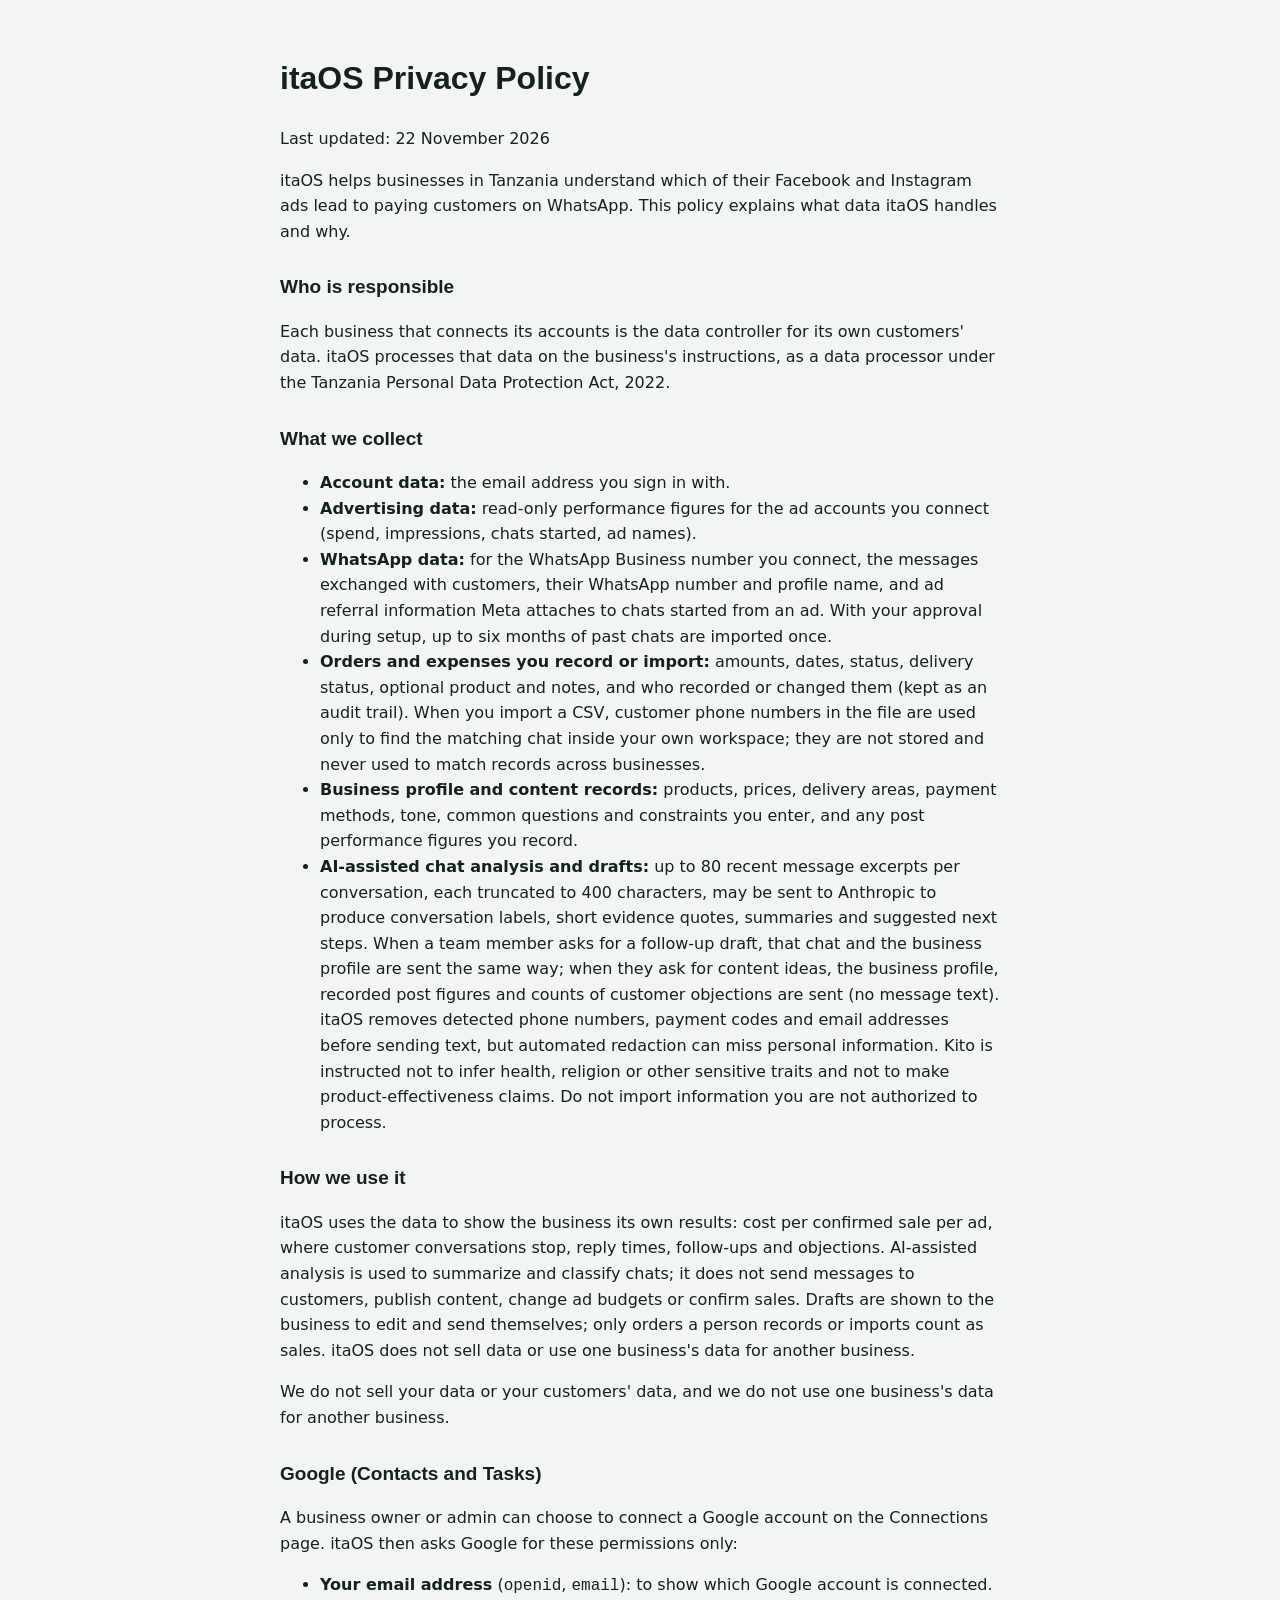
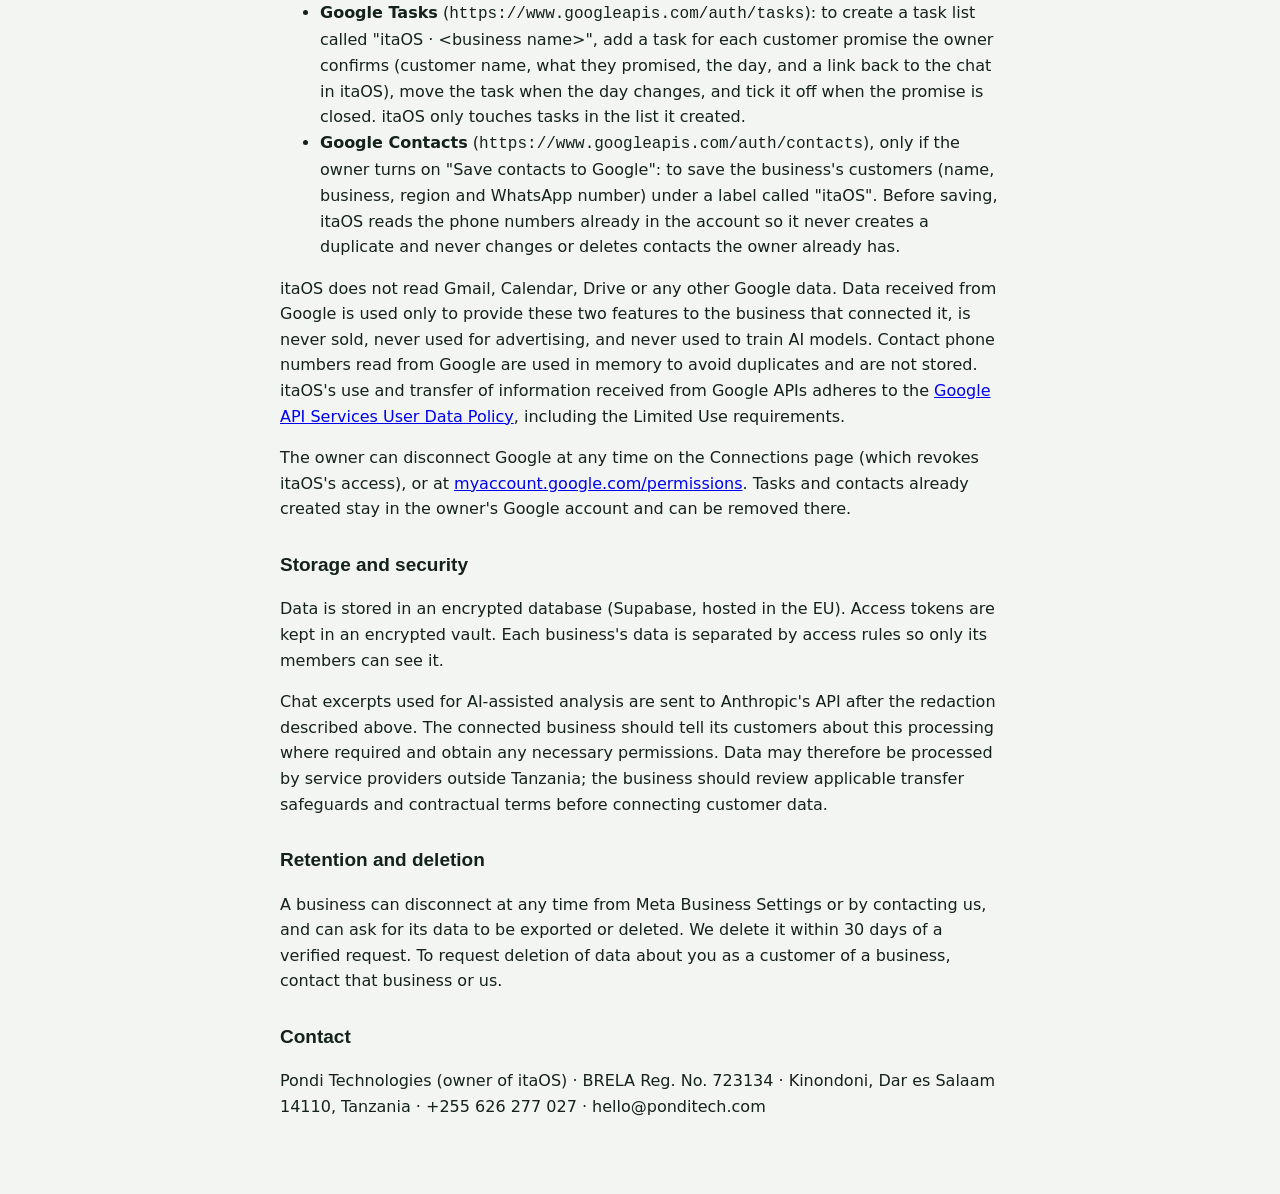
<file: web/public/privacy.html>
<!DOCTYPE html>
<html lang="en">
<head>
<meta charset="utf-8">
<meta name="viewport" content="width=device-width, initial-scale=1">
<title>itaOS Privacy Policy</title>
<style>
  body { font: 16px/1.6 "Source Sans 3", system-ui, sans-serif; max-width: 720px; margin: 0 auto; padding: 32px 18px 64px; color: #14211c; background: #f3f5f2; }
  h1, h2 { font-family: Archivo, Arial, sans-serif; } h2 { font-size: 19px; margin-top: 28px; }
</style>
</head>
<body>
<h1>itaOS Privacy Policy</h1>
<p>Last updated: 22 November 2026</p>
<p>itaOS helps businesses in Tanzania understand which of their Facebook and Instagram ads lead to paying customers on WhatsApp. This policy explains what data itaOS handles and why.</p>

<h2>Who is responsible</h2>
<p>Each business that connects its accounts is the data controller for its own customers' data. itaOS processes that data on the business's instructions, as a data processor under the Tanzania Personal Data Protection Act, 2022.</p>

<h2>What we collect</h2>
<ul>
  <li><b>Account data:</b> the email address you sign in with.</li>
  <li><b>Advertising data:</b> read-only performance figures for the ad accounts you connect (spend, impressions, chats started, ad names).</li>
  <li><b>WhatsApp data:</b> for the WhatsApp Business number you connect, the messages exchanged with customers, their WhatsApp number and profile name, and ad referral information Meta attaches to chats started from an ad. With your approval during setup, up to six months of past chats are imported once.</li>
  <li><b>Orders and expenses you record or import:</b> amounts, dates, status, delivery status, optional product and notes, and who recorded or changed them (kept as an audit trail). When you import a CSV, customer phone numbers in the file are used only to find the matching chat inside your own workspace; they are not stored and never used to match records across businesses.</li>
  <li><b>Business profile and content records:</b> products, prices, delivery areas, payment methods, tone, common questions and constraints you enter, and any post performance figures you record.</li>
  <li><b>AI-assisted chat analysis and drafts:</b> up to 80 recent message excerpts per conversation, each truncated to 400 characters, may be sent to Anthropic to produce conversation labels, short evidence quotes, summaries and suggested next steps. When a team member asks for a follow-up draft, that chat and the business profile are sent the same way; when they ask for content ideas, the business profile, recorded post figures and counts of customer objections are sent (no message text). itaOS removes detected phone numbers, payment codes and email addresses before sending text, but automated redaction can miss personal information. Kito is instructed not to infer health, religion or other sensitive traits and not to make product-effectiveness claims. Do not import information you are not authorized to process.</li>
</ul>

<h2>How we use it</h2>
<p>itaOS uses the data to show the business its own results: cost per confirmed sale per ad, where customer conversations stop, reply times, follow-ups and objections. AI-assisted analysis is used to summarize and classify chats; it does not send messages to customers, publish content, change ad budgets or confirm sales. Drafts are shown to the business to edit and send themselves; only orders a person records or imports count as sales. itaOS does not sell data or use one business's data for another business.</p>

<p>We do not sell your data or your customers' data, and we do not use one business's data for another business.</p>

<h2>Google (Contacts and Tasks)</h2>
<p>A business owner or admin can choose to connect a Google account on the Connections page. itaOS then asks Google for these permissions only:</p>
<ul>
  <li><b>Your email address</b> (<code>openid</code>, <code>email</code>): to show which Google account is connected.</li>
  <li><b>Google Tasks</b> (<code>https://www.googleapis.com/auth/tasks</code>): to create a task list called "itaOS · &lt;business name&gt;", add a task for each customer promise the owner confirms (customer name, what they promised, the day, and a link back to the chat in itaOS), move the task when the day changes, and tick it off when the promise is closed. itaOS only touches tasks in the list it created.</li>
  <li><b>Google Contacts</b> (<code>https://www.googleapis.com/auth/contacts</code>), only if the owner turns on "Save contacts to Google": to save the business's customers (name, business, region and WhatsApp number) under a label called "itaOS". Before saving, itaOS reads the phone numbers already in the account so it never creates a duplicate and never changes or deletes contacts the owner already has.</li>
</ul>
<p>itaOS does not read Gmail, Calendar, Drive or any other Google data. Data received from Google is used only to provide these two features to the business that connected it, is never sold, never used for advertising, and never used to train AI models. Contact phone numbers read from Google are used in memory to avoid duplicates and are not stored. itaOS's use and transfer of information received from Google APIs adheres to the <a href="https://developers.google.com/terms/api-services-user-data-policy">Google API Services User Data Policy</a>, including the Limited Use requirements.</p>
<p>The owner can disconnect Google at any time on the Connections page (which revokes itaOS's access), or at <a href="https://myaccount.google.com/permissions">myaccount.google.com/permissions</a>. Tasks and contacts already created stay in the owner's Google account and can be removed there.</p>

<h2>Storage and security</h2>
<p>Data is stored in an encrypted database (Supabase, hosted in the EU). Access tokens are kept in an encrypted vault. Each business's data is separated by access rules so only its members can see it.</p>
<p>Chat excerpts used for AI-assisted analysis are sent to Anthropic's API after the redaction described above. The connected business should tell its customers about this processing where required and obtain any necessary permissions. Data may therefore be processed by service providers outside Tanzania; the business should review applicable transfer safeguards and contractual terms before connecting customer data.</p>

<h2>Retention and deletion</h2>
<p>A business can disconnect at any time from Meta Business Settings or by contacting us, and can ask for its data to be exported or deleted. We delete it within 30 days of a verified request. To request deletion of data about you as a customer of a business, contact that business or us.</p>

<h2>Contact</h2>
<p>Pondi Technologies (owner of itaOS) · BRELA Reg. No. 723134 · Kinondoni, Dar es Salaam 14110, Tanzania · +255 626 277 027 · hello@ponditech.com</p>
</body>
</html>
</file>
